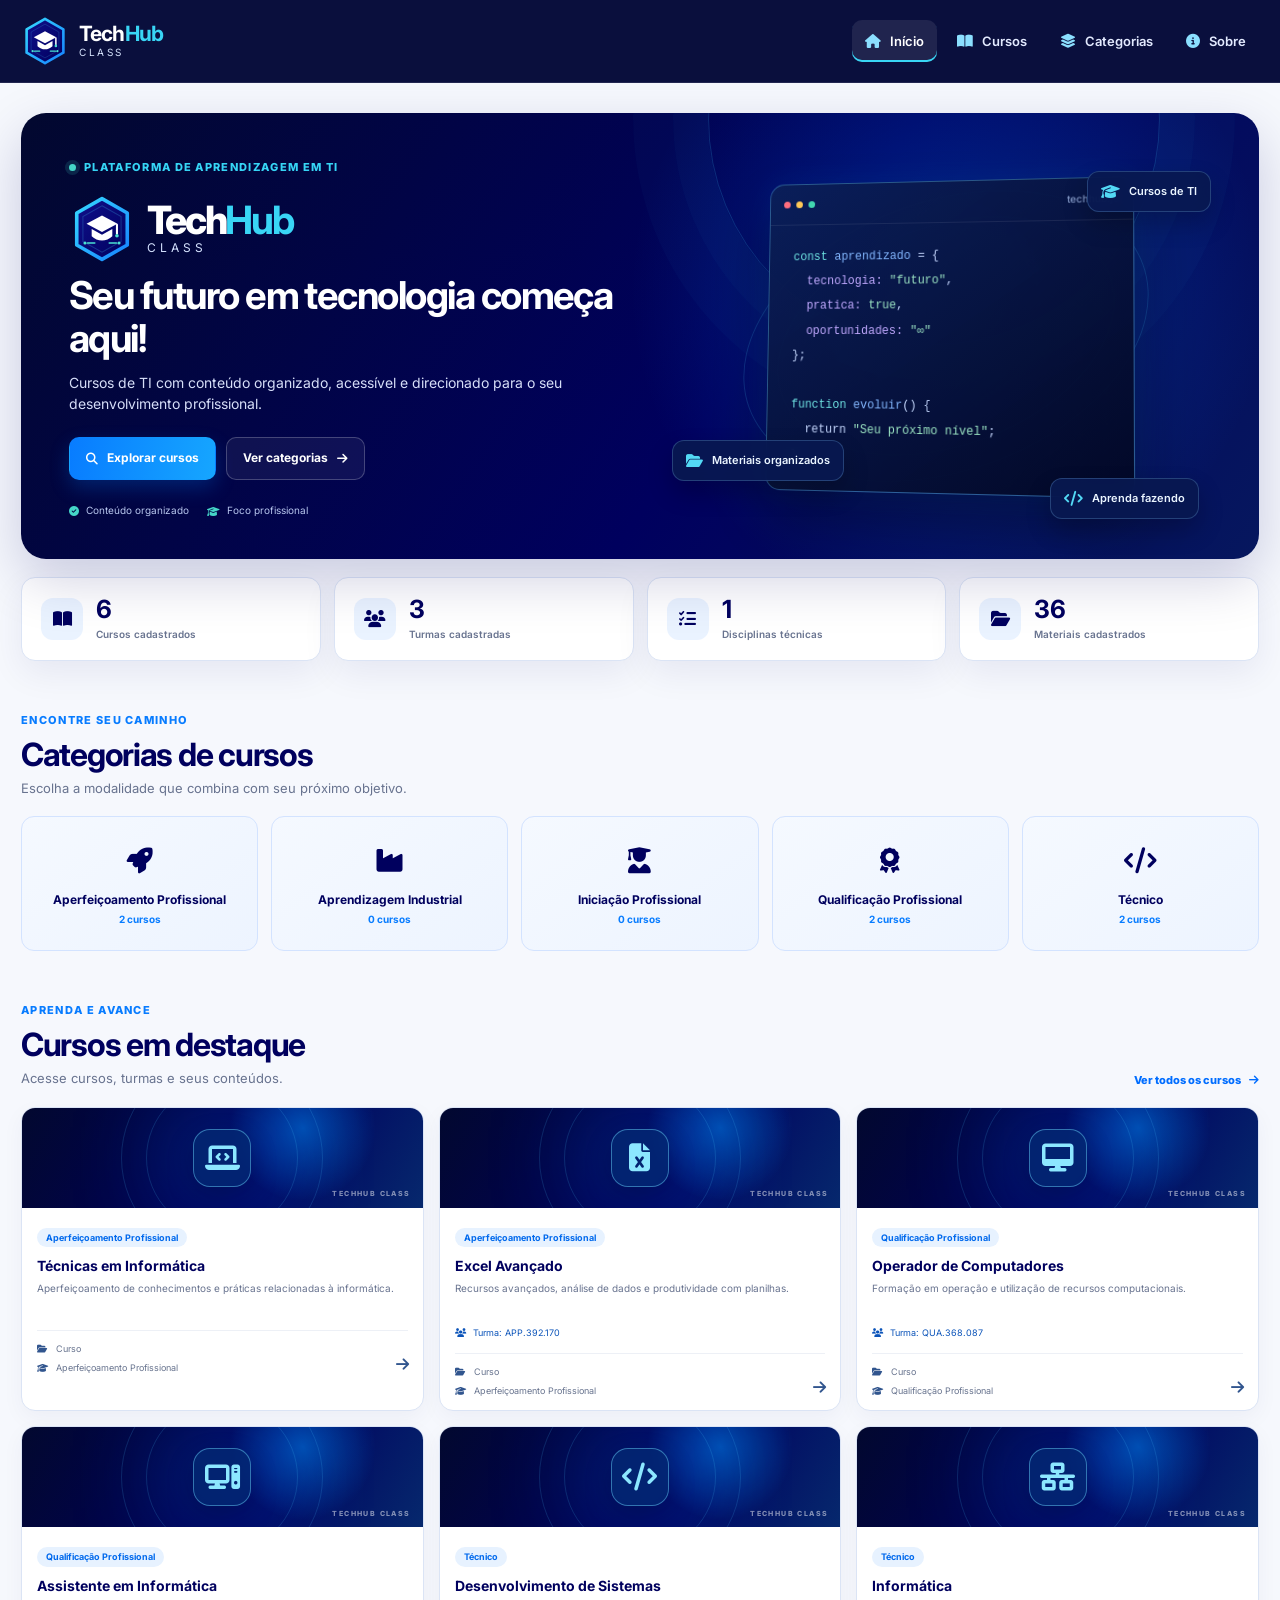
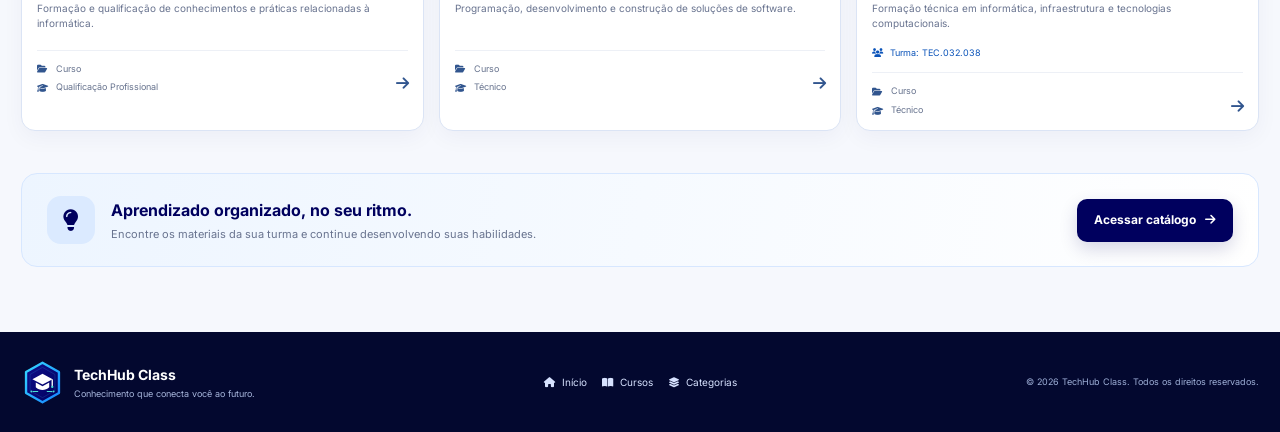
<file: index.html>
<!doctype html>
<html lang="pt-BR">
<head>
  <meta charset="utf-8">
  <meta name="viewport" content="width=device-width, initial-scale=1">
  <meta name="description" content="TechHub Class — cursos de TI com materiais organizados por curso, turma e disciplina.">
  <meta name="theme-color" content="#00005e">
  <title>TechHub Class | Aprenda tecnologia</title>
  <link rel="icon" href="./assets/logo.svg" type="image/svg+xml">
  <link rel="preconnect" href="https://fonts.googleapis.com">
  <link rel="preconnect" href="https://fonts.gstatic.com" crossorigin>
  <link href="https://fonts.googleapis.com/css2?family=Inter:wght@400;500;600;700;800&display=swap" rel="stylesheet">
  <link rel="stylesheet" href="https://cdnjs.cloudflare.com/ajax/libs/font-awesome/6.7.2/css/all.min.css">
  <link rel="stylesheet" href="./assets/style.css">
</head>
<body>
  <div class="app-shell">
    <header class="site-header">
      <div class="container header-inner">
        <a class="brand" href="#/" aria-label="TechHub Class — página inicial">
          <img class="brand-logo" src="./assets/logo.svg" alt="">
          <span class="brand-wordmark"><strong>Tech<span>Hub</span></strong><small>CLASS</small></span>
        </a>
        <button class="mobile-menu" type="button" aria-label="Abrir menu" aria-expanded="false"><i class="fa-solid fa-bars" aria-hidden="true"></i></button>
        <nav class="main-nav" aria-label="Navegação principal">
          <a href="#/"><i class="fa-solid fa-house" aria-hidden="true"></i> Início</a>
          <a href="#/cursos"><i class="fa-solid fa-book-open" aria-hidden="true"></i> Cursos</a>
          <a href="#/categorias"><i class="fa-solid fa-layer-group" aria-hidden="true"></i> Categorias</a>
          <a href="#/sobre"><i class="fa-solid fa-circle-info" aria-hidden="true"></i> Sobre</a>
        </nav>
      </div>
    </header>
    <main id="main-content" class="container page-content" tabindex="-1">
      <div class="loading-state"><i class="fa-solid fa-circle-notch fa-spin" aria-hidden="true"></i><span>Carregando TechHub Class...</span></div>
    </main>
    <footer class="site-footer">
      <div class="container footer-inner">
        <div class="footer-brand">
          <img src="./assets/logo.svg" alt="" class="footer-logo">
          <div><strong>TechHub Class</strong><p>Conhecimento que conecta você ao futuro.</p></div>
        </div>
        <nav class="footer-nav" aria-label="Navegação do rodapé">
          <a href="#/"><i class="fa-solid fa-house" aria-hidden="true"></i> Início</a>
          <a href="#/cursos"><i class="fa-solid fa-book-open" aria-hidden="true"></i> Cursos</a>
          <a href="#/categorias"><i class="fa-solid fa-layer-group" aria-hidden="true"></i> Categorias</a>
        </nav>
        <div class="footer-copy">© <span id="footer-year"></span> TechHub Class. Todos os direitos reservados.</div>
      </div>
    </footer>
  </div>
  <div id="toast" class="toast" role="status" aria-live="polite"></div>
  <script type="module" src="./assets/app.js"></script>
</body>
</html>
</file>
<file: assets/style.css>
:root {
  --navy: #00005e;
  --navy-2: #070b45;
  --blue: #087cff;
  --cyan: #39d5f5;
  --mint: #45d6c8;

  --ink: #111936;
  --muted: #68738f;

  --line: #dbe4f5;
  --line-soft: #edf1f7;

  --paper: #fff;
  --bg: #f6f8fd;
  --soft: #eef4ff;

  --radius: 18px;
  --radius-small: 12px;

  --shadow: 0 12px 35px rgba(0, 20, 94, .07);

  --container: 1240px;
}


/* =========================================================
   RESET / BASE
   ========================================================= */

* {
  box-sizing: border-box;
}

html {
  scroll-behavior: smooth;
}

body {
  margin: 0;
  background: var(--bg);
  color: var(--ink);
  font-family: Inter, system-ui, -apple-system, "Segoe UI", sans-serif;
  line-height: 1.55;
}

a {
  color: inherit;
  text-decoration: none;
}

button,
input {
  font: inherit;
}

button {
  cursor: pointer;
}

img {
  max-width: 100%;
}

code {
  padding: 2px 5px;
  border-radius: 5px;
  background: #edf2fb;
  color: var(--navy);
  font-family: ui-monospace, SFMono-Regular, Consolas, monospace;
  font-size: .9em;
}


/* =========================================================
   CONTAINER
   ========================================================= */

.container {
  width: min(calc(100% - 42px), var(--container));
  margin-inline: auto;
}


/* =========================================================
   HEADER
   ========================================================= */

.site-header {
  position: sticky;
  top: 0;
  z-index: 20;

  background: rgba(3, 8, 55, .97);
  backdrop-filter: blur(15px);

  border-bottom: 1px solid rgba(255, 255, 255, .1);

  color: white;
}

.header-inner {
  min-height: 82px;

  display: flex;
  align-items: center;
  justify-content: space-between;

  gap: 28px;
}


/* =========================================================
   BRAND
   ========================================================= */

.brand {
  display: flex;
  align-items: center;

  gap: 10px;

  flex-shrink: 0;
}

.brand-logo {
  width: 48px;
  height: 48px;
}

.brand-wordmark strong {
  display: block;

  color: white;

  font-size: 21px;
  line-height: 1.1;
  letter-spacing: -.04em;
}

.brand-wordmark strong span {
  color: var(--cyan);
}

.brand-wordmark small {
  display: block;

  color: #d9e6ff;

  font-size: 10px;
  letter-spacing: .25em;
}


/* =========================================================
   NAVIGATION
   ========================================================= */

.main-nav {
  display: flex;
  align-items: center;

  gap: 7px;
}

.main-nav a {
  display: flex;
  align-items: center;

  gap: 9px;

  padding: 11px 13px;

  border-radius: 10px;

  color: #e3eaff;

  font-size: 13px;
  font-weight: 600;

  transition:
    .2s background,
    .2s color,
    .2s transform;
}

.main-nav a i {
  color: #8bdfff;
  font-size: 14px;
}

.main-nav a:hover,
.main-nav a.active {
  background: rgba(255, 255, 255, .09);
  color: white;
}

.main-nav a.active {
  box-shadow: inset 0 -2px var(--cyan);
}

.mobile-menu {
  display: none;

  border: 0;
  background: transparent;

  color: white;

  font-size: 23px;
}


/* =========================================================
   PAGE
   ========================================================= */

.page-content {
  min-height: calc(100vh - 190px);

  padding-block: 30px 65px;
}


/* =========================================================
   HERO
   ========================================================= */

.hero {
  position: relative;
  isolation: isolate;
  overflow: hidden;

  display: grid;
  grid-template-columns: 1.05fr .95fr;

  gap: 25px;

  min-height: 410px;

  padding: 40px 48px;

  border-radius: 25px;

  color: #fff;

  background:
    radial-gradient(
      circle at 75% 40%,
      rgba(0, 124, 255, .3),
      transparent 33%
    ),
    linear-gradient(
      125deg,
      #02082f 0%,
      #00005e 58%,
      #06175e 100%
    );

  box-shadow:
    0 20px 55px rgba(0, 0, 94, .19);
}

.hero::before {
  content: "";

  position: absolute;
  z-index: -1;

  width: 450px;
  height: 450px;

  right: 8%;
  top: -220px;

  border: 1px solid rgba(65, 208, 255, .18);

  border-radius: 50%;

  box-shadow:
    0 0 0 35px rgba(65, 208, 255, .025),
    0 0 0 75px rgba(65, 208, 255, .025);
}

.hero-copy {
  position: relative;
  z-index: 2;

  align-self: center;
}


/* =========================================================
   EYEBROW
   ========================================================= */

.eyebrow {
  display: inline-flex;
  align-items: center;

  gap: 8px;

  color: #36d5f5;

  font-size: 11px;
  font-weight: 800;

  letter-spacing: .12em;
  text-transform: uppercase;
}

.eyebrow-dark {
  color: var(--blue);
}

.eyebrow-dot {
  width: 7px;
  height: 7px;

  border-radius: 50%;

  background: var(--mint);

  box-shadow:
    0 0 0 4px rgba(69, 214, 200, .15);
}


/* =========================================================
   HERO BRAND
   ========================================================= */

.hero-brand {
  display: flex;
  align-items: center;

  gap: 12px;

  margin: 18px 0 7px;
}

.hero-brand img {
  width: 66px;
  height: 66px;
}

.hero-brand span {
  display: block;

  font-size: 39px;
  font-weight: 800;

  letter-spacing: -.055em;
  line-height: 1;
}

.hero-brand span strong {
  color: var(--cyan);
}

.hero-brand small {
  display: block;

  color: #d5e2ff;

  font-size: 12px;
  letter-spacing: .34em;
}


/* =========================================================
   HERO TEXT
   ========================================================= */

.hero h1 {
  max-width: 580px;

  margin: 12px 0;

  font-size: clamp(29px, 3vw, 40px);
  line-height: 1.12;

  letter-spacing: -.04em;
}

.hero-copy > p {
  max-width: 540px;

  margin: 0;

  color: #d6def8;

  font-size: 14px;
}


/* =========================================================
   HERO ACTIONS
   ========================================================= */

.hero-actions {
  display: flex;
  flex-wrap: wrap;

  gap: 10px;

  margin-top: 22px;
}

.hero-trust {
  display: flex;
  flex-wrap: wrap;

  gap: 18px;

  margin-top: 23px;

  color: #b8c7ef;

  font-size: 10px;
}

.hero-trust span {
  display: flex;
  align-items: center;

  gap: 7px;
}

.hero-trust i {
  color: var(--mint);
}


/* =========================================================
   BUTTONS
   ========================================================= */

.btn {
  display: inline-flex;
  justify-content: center;
  align-items: center;

  gap: 9px;

  min-height: 43px;

  padding: 0 16px;

  border: 1px solid transparent;
  border-radius: 10px;

  font-size: 12px;
  font-weight: 700;

  transition:
    transform .18s,
    background .18s,
    border-color .18s;

  white-space: nowrap;
}

.btn:hover {
  transform: translateY(-2px);
}

.btn-primary {
  background: var(--navy);
  color: white;

  box-shadow:
    0 7px 18px rgba(0, 0, 94, .16);
}

.btn-primary:hover {
  background: #10108c;
}

.btn-bright {
  background:
    linear-gradient(
      100deg,
      #087cff,
      #16a6ff
    );

  color: #fff;

  box-shadow:
    0 8px 20px rgba(0, 124, 255, .24);
}

.btn-glass {
  border-color: rgba(255, 255, 255, .22);

  background: rgba(255, 255, 255, .06);

  color: #fff;
}

.btn-outline {
  border-color: var(--line);

  background: #fff;

  color: var(--navy);
}

.btn-outline:hover {
  border-color: #b8cce9;
  background: #f8fbff;
}

.btn-small {
  min-height: 35px;

  padding-inline: 12px;

  font-size: 11px;
}

.btn-block {
  width: 100%;

  margin-top: 18px;
}


/* =========================================================
   HERO VISUAL
   ========================================================= */

.hero-visual {
  position: relative;

  min-height: 315px;

  display: grid;
  place-items: center;
}

.visual-orbit {
  position: absolute;

  border: 1px solid rgba(68, 203, 255, .18);

  border-radius: 50%;

  transform: rotate(-20deg);
}

.orbit-one {
  width: 350px;
  height: 220px;
}

.orbit-two {
  width: 420px;
  height: 270px;
}


/* =========================================================
   CODE WINDOW
   ========================================================= */

.code-window {
  position: relative;

  width: min(100%, 370px);

  padding: 0 0 22px;

  border: 1px solid rgba(93, 190, 255, .42);
  border-radius: 15px;

  background:
    linear-gradient(
      145deg,
      rgba(10, 30, 88, .96),
      rgba(1, 7, 37, .98)
    );

  box-shadow:
    0 28px 60px rgba(0, 0, 0, .4),
    0 0 35px rgba(0, 124, 255, .12);

  transform:
    perspective(900px)
    rotateY(-8deg)
    rotateX(3deg);
}

.window-top {
  height: 42px;

  display: flex;
  align-items: center;

  gap: 6px;

  padding: 0 14px;

  border-bottom: 1px solid rgba(255, 255, 255, .08);

  color: #859bc9;
}

.window-top span {
  width: 7px;
  height: 7px;

  border-radius: 50%;

  background: #ff6d7e;
}

.window-top span:nth-child(2) {
  background: #ffc857;
}

.window-top span:nth-child(3) {
  background: #42d6b0;
}

.window-top b {
  margin-left: auto;

  font-size: 10px;
  font-weight: 500;
}

.code-lines {
  padding: 21px 25px 0;

  color: #c6d8ff;

  font:
    12px/2.1
    ui-monospace,
    SFMono-Regular,
    Consolas,
    monospace;
}

.code-lines i {
  color: #6fe4e4;
  font-style: normal;
}

.code-lines b {
  color: #83b7ff;
  font-weight: 500;
}

.code-lines em {
  color: #c1a9ff;
  font-style: normal;
}

.code-lines strong {
  color: #9de7c5;
  font-weight: 500;
}


/* =========================================================
   FLOATING CHIPS
   ========================================================= */

.float-chip {
  position: absolute;

  display: flex;
  align-items: center;

  gap: 9px;

  padding: 11px 13px;

  border: 1px solid rgba(134, 203, 255, .23);
  border-radius: 12px;

  background: rgba(8, 25, 81, .91);

  color: #eaf5ff;

  box-shadow:
    0 12px 24px rgba(0, 0, 0, .22);

  font-size: 11px;
  font-weight: 600;

  backdrop-filter: blur(10px);
}

.float-chip i {
  color: #53d9f5;
  font-size: 15px;
}

.chip-course {
  top: 18px;
  right: 0;
}

.chip-files {
  bottom: 38px;
  left: -8px;
}

.chip-code {
  right: 12px;
  bottom: 0;
}


/* =========================================================
   STATS
   ========================================================= */

.stats {
  display: grid;

  grid-template-columns:
    repeat(4, 1fr);

  gap: 13px;

  margin-top: 18px;
}

.stat {
  display: flex;
  align-items: center;

  gap: 13px;

  padding: 17px 19px;

  border: 1px solid var(--line);
  border-radius: 14px;

  background: #fff;

  box-shadow: var(--shadow);
}

.stat-icon {
  display: grid;
  place-items: center;

  width: 42px;
  height: 42px;

  flex-shrink: 0;

  border-radius: 12px;

  background: #eaf3ff;
  color: var(--navy);

  font-size: 17px;
}

.stat strong {
  display: block;

  color: var(--navy);

  font-size: 25px;
  line-height: 1.15;
}

.stat small {
  display: block;

  margin-top: 4px;

  color: var(--muted);

  font-size: 10px;
  font-weight: 600;
}


/* =========================================================
   SECTIONS
   ========================================================= */

.section {
  margin-top: 45px;
}

.section-heading {
  margin-bottom: 18px;
}

.section-heading h2,
.page-heading h1 {
  margin: 5px 0 4px;

  color: var(--navy);

  font-size: clamp(25px, 3vw, 32px);
  line-height: 1.2;

  letter-spacing: -.04em;
}

.section-heading p,
.page-heading p {
  margin: 0;

  color: var(--muted);

  font-size: 13px;
}

.heading-row {
  display: flex;
  align-items: end;
  justify-content: space-between;

  gap: 18px;
}

.text-link {
  display: inline-flex;
  align-items: center;

  gap: 8px;

  color: #006dff;

  font-size: 11px;
  font-weight: 800;
}

.text-link:hover {
  color: var(--navy);
}


/* =========================================================
   CATEGORIES
   ========================================================= */

.category-grid {
  display: grid;

  grid-template-columns:
    repeat(5, minmax(0, 1fr));

  gap: 13px;
}

.category-card {
  display: flex;
  flex-direction: column;
  align-items: center;
  justify-content: center;

  min-height: 135px;

  padding: 19px 12px;

  border: 1px solid #d3e3ff;
  border-radius: 13px;

  background:
    linear-gradient(
      145deg,
      #f5f9ff,
      #edf4ff
    );

  text-align: center;

  transition: .2s;
}

.category-card:hover {
  transform: translateY(-3px);

  border-color: #7cb6ff;

  box-shadow:
    0 13px 26px rgba(0, 75, 180, .09);
}

.category-icon {
  display: grid;
  place-items: center;

  width: 43px;
  height: 43px;

  color: var(--navy);

  font-size: 26px;
}

.category-card h3 {
  max-width: 180px;

  margin: 9px 0 4px;

  color: var(--navy);

  font-size: 12px;
  line-height: 1.35;
}

.category-count {
  color: #087cff;

  font-size: 10px;
  font-weight: 700;
}


/* =========================================================
   COURSE GRID / CARDS
   ========================================================= */

.course-grid {
  display: grid;

  grid-template-columns:
    repeat(3, minmax(0, 1fr));

  gap: 15px;
}

.course-card {
  min-width: 0;

  overflow: hidden;

  border: 1px solid var(--line);
  border-radius: 14px;

  background: #fff;

  box-shadow:
    0 7px 22px rgba(0, 25, 94, .045);

  transition: .2s;
}

.course-card:hover {
  transform: translateY(-3px);

  box-shadow:
    0 15px 34px rgba(0, 25, 94, .11);
}

.course-card-link {
  display: block;
  height: 100%;
}


/* =========================================================
   COURSE CARD ART
   ========================================================= */

.course-card-art {
  position: relative;

  display: grid;
  place-items: center;

  min-height: 100px;

  overflow: hidden;

  background:
    radial-gradient(
      circle at 70% 20%,
      rgba(0, 146, 255, .5),
      transparent 25%
    ),
    linear-gradient(
      120deg,
      #02082f,
      #00005e 58%,
      #06286d
    );
}

.course-card-art::before,
.course-card-art::after {
  content: "";

  position: absolute;

  width: 200px;
  height: 200px;

  border: 1px solid rgba(78, 202, 255, .16);

  border-radius: 50%;
}

.course-card-art::after {
  width: 150px;
  height: 150px;
}

.art-glow {
  position: absolute;

  width: 110px;
  height: 80px;

  background: #0985ff;

  filter: blur(50px);

  opacity: .35;
}

.course-art-icon {
  position: relative;
  z-index: 1;

  display: grid;
  place-items: center;

  width: 58px;
  height: 58px;

  border: 1px solid rgba(110, 218, 255, .45);
  border-radius: 17px;

  background: rgba(3, 40, 114, .78);

  color: #8ce7ff;

  font-size: 28px;

  box-shadow:
    0 10px 28px rgba(0, 0, 0, .2);
}

.art-label {
  position: absolute;

  right: 12px;
  bottom: 8px;

  color: rgba(255, 255, 255, .5);

  font-size: 7px;
  letter-spacing: .2em;
  font-weight: 800;
}


/* =========================================================
   COURSE CARD CONTENT
   ========================================================= */

.course-card-content {
  position: relative;

  padding: 15px 15px 13px;
}

.badge {
  display: inline-flex;
  align-items: center;

  gap: 5px;

  padding: 5px 9px;

  border-radius: 999px;

  background: #edf1f8;
  color: #596783;

  font-size: 9px;
  font-weight: 700;

  line-height: 1.1;
}

.badge-blue {
  background: #e7f2ff;
  color: #0069ed;
}

.badge-muted {
  background: #f0f1f5;
  color: #70788c;
}

.course-card h3 {
  margin: 10px 0 5px;

  color: var(--navy);

  font-size: 14px;
  line-height: 1.3;
}

.course-card p {
  min-height: 36px;

  margin: 0;

  color: var(--muted);

  font-size: 10px;
  line-height: 1.55;
}

.class-hint {
  display: flex;
  align-items: center;

  gap: 7px;

  margin-top: 9px;

  color: #0a53b9;

  font-size: 9px;
}

.course-card-bottom {
  position: relative;

  display: grid;

  gap: 5px;

  margin-top: 13px;
  padding-top: 11px;

  border-top: 1px solid #edf0f6;

  color: #67738e;

  font-size: 9px;
}

.course-card-bottom span {
  display: flex;
  align-items: center;

  gap: 7px;
}

.course-card-bottom i {
  width: 12px;

  color: #31558e;
}

.course-card-bottom b {
  position: absolute;

  right: 0;
  top: 50%;

  color: #007bff;

  font-size: 15px;
}


/* =========================================================
   CTA
   ========================================================= */

.cta-strip {
  display: flex;
  align-items: center;

  gap: 16px;

  margin-top: 42px;

  padding: 22px 25px;

  border: 1px solid #d7e7ff;
  border-radius: 16px;

  background:
    linear-gradient(
      100deg,
      #edf5ff,
      #fff
    );
}

.cta-icon,
.about-icon {
  display: grid;
  place-items: center;

  width: 48px;
  height: 48px;

  flex-shrink: 0;

  border-radius: 14px;

  background: #dbeaff;
  color: var(--navy);

  font-size: 21px;
}

.cta-strip div:nth-child(2) {
  flex: 1;
}

.cta-strip h2 {
  margin: 0;

  color: var(--navy);

  font-size: 16px;
}

.cta-strip p {
  margin: 3px 0 0;

  color: var(--muted);

  font-size: 11px;
}


/* =========================================================
   BREADCRUMBS
   ========================================================= */

.breadcrumbs {
  display: flex;
  flex-wrap: wrap;

  gap: 7px;

  margin: 2px 0 23px;

  color: #7b849a;

  font-size: 11px;
}

.breadcrumbs a {
  color: #006eea;
  font-weight: 700;
}

.breadcrumbs span::before {
  content: "/";

  margin-right: 7px;

  color: #b6bed0;
}


/* =========================================================
   PAGE HEADING
   ========================================================= */

.page-heading {
  margin-bottom: 25px;
}

.page-heading h1 {
  margin: 8px 0;

  font-size: clamp(30px, 4vw, 39px);
}

.page-heading p {
  max-width: 740px;

  font-size: 13px;
  line-height: 1.7;
}


/* =========================================================
   SEARCH
   ========================================================= */

.search-panel {
  display: flex;
  align-items: center;

  gap: 15px;

  margin-bottom: 20px;
}

.search-field {
  display: flex;
  align-items: center;

  gap: 12px;

  flex: 1;

  min-height: 50px;

  padding: 0 15px;

  border: 1px solid var(--line);
  border-radius: 12px;

  background: #fff;

  box-shadow: var(--shadow);

  color: #7a86a2;
}

.search-field input {
  width: 100%;

  border: 0;
  outline: 0;

  color: var(--ink);

  background: transparent;

  font-size: 12px;
}

.search-field kbd {
  padding: 3px 7px;

  border: 1px solid var(--line);
  border-radius: 5px;

  font-size: 12px;
}

.results-count {
  color: var(--muted);

  font-size: 11px;

  white-space: nowrap;
}

.section-grid {
  margin-top: 10px;
}

.full-width {
  grid-column: 1 / -1;
}


/* =========================================================
   DETAIL HERO
   ========================================================= */

.detail-hero {
  display: flex;
  align-items: center;

  gap: 22px;

  padding: 27px;

  border: 1px solid var(--line);
  border-radius: 20px;

  background: #fff;

  box-shadow: var(--shadow);
}

.detail-icon {
  display: grid;
  place-items: center;

  width: 90px;
  height: 90px;

  flex-shrink: 0;

  border-radius: 20px;

  background:
    linear-gradient(
      145deg,
      #08086d,
      #087cff
    );

  color: #fff;

  font-size: 36px;
}

.detail-copy h1 {
  margin: 8px 0;

  color: var(--navy);

  font-size: clamp(27px, 3vw, 35px);
  line-height: 1.15;

  letter-spacing: -.04em;
}

.detail-copy p {
  margin: 0;

  color: var(--muted);

  font-size: 13px;
}

.detail-meta {
  display: flex;
  flex-wrap: wrap;

  gap: 16px;

  margin-top: 14px;

  color: #596783;

  font-size: 10px;
}

.detail-meta span {
  display: flex;
  align-items: center;

  gap: 6px;
}

.detail-meta i {
  color: #087cff;
}


/* =========================================================
   DATA LIST
   ========================================================= */

.data-list {
  overflow: hidden;

  border: 1px solid var(--line);
  border-radius: 14px;

  background: #fff;
}

.data-row {
  display: flex;
  align-items: center;

  gap: 14px;

  padding: 17px 18px;

  border-bottom: 1px solid #edf0f7;
}

.data-row:last-child {
  border-bottom: 0;
}

.row-icon {
  display: grid;
  place-items: center;

  width: 43px;
  height: 43px;

  flex-shrink: 0;

  border-radius: 12px;

  background: #eaf3ff;
  color: var(--navy);

  font-size: 17px;
}

.row-copy {
    flex: 1;
  min-width: 0;
}

.row-copy h3 {
  margin: 0;

  color: var(--navy);

  font-size: 13px;
}

.row-copy p {
  margin: 4px 0 0;

  color: var(--muted);

  font-size: 10px;
  line-height: 1.5;
}

.row-end {
  display: flex;
  align-items: center;

  gap: 10px;

  flex-shrink: 0;
}


/* =========================================================
   DETAIL LAYOUT
   ========================================================= */

.detail-layout {
  display: grid;

  grid-template-columns:
    minmax(0, 1fr)
    270px;

  gap: 18px;
}

.content-panel {
  min-width: 0;

  padding: 22px;

  border: 1px solid var(--line);
  border-radius: 16px;

  background: #fff;

  box-shadow: var(--shadow);
}

.panel-heading {
  margin-bottom: 17px;
}

.panel-heading h2,
.side-panel h2 {
  margin: 0;

  color: var(--navy);

  font-size: 18px;
}

.panel-heading p {
  margin: 4px 0 0;

  color: var(--muted);

  font-size: 11px;
}

.side-panel h2 {
  margin-bottom: 16px;
}


/* =========================================================
   DETAIL FACTS
   ========================================================= */

.detail-fact {
  display: flex;
  flex-direction: column;

  gap: 4px;

  padding: 12px 0;

  border-bottom: 1px solid #edf0f6;
}

.detail-fact span {
  color: var(--muted);

  font-size: 10px;
}

.detail-fact strong {
  color: var(--ink);

  font-size: 11px;

  overflow-wrap: anywhere;
}

.status-dot {
  color: #15a875;

  font-size: 8px;
}


/* =========================================================
   MATERIAIS
   ========================================================= */

/*
 * Lista interna de arquivos.
 *
 * Agora ela fica dentro de:
 *
 * .material-groups
 *   .material-group
 *     .material-group-content
 *       .materials-list
 */

.materials-list {
  overflow: hidden;

  border: 1px solid var(--line);
  border-radius: 14px;

  background: #fff;
}

.material-row {
  display: flex;
  align-items: center;

  gap: 14px;

  padding: 15px;

  border-bottom: 1px solid #edf0f7;
}

.material-row:last-child {
  border-bottom: 0;
}

.material-type {
  display: grid;
  place-items: center;

  width: 43px;
  height: 43px;

  flex-shrink: 0;

  border-radius: 12px;

  background: #edf0ff;
  color: #15158a;

  font-size: 17px;
}

.material-copy {
  flex: 1;
  min-width: 0;
}

.material-copy h3 {
  margin: 0;

  color: var(--navy);

  font-size: 13px;
}

.material-copy p {
  margin: 4px 0 0;

  color: var(--muted);

  font-size: 10px;
  line-height: 1.5;
}

.material-action {
  flex-shrink: 0;
}


/* =========================================================
   GRUPOS DE MATERIAIS
   ========================================================= */

.material-groups {
  display: flex;
  flex-direction: column;

  gap: 16px;
}


/* ---------------------------------------------------------
   Container individual do grupo
   --------------------------------------------------------- */

.material-group {
  overflow: hidden;

  border: 1px solid #d7e3f5;
  border-radius: 15px;

  background: #fff;

  box-shadow:
    0 6px 18px rgba(0, 25, 94, .045);

  transition:
    border-color .2s,
    box-shadow .2s;
}

.material-group:hover {
  border-color: #c4d7f0;

  box-shadow:
    0 9px 24px rgba(0, 25, 94, .065);
}


/* ---------------------------------------------------------
   Cabeçalho do grupo
   --------------------------------------------------------- */

.material-group-header {
  display: flex;
  align-items: center;

  gap: 13px;

  min-height: 70px;

  padding: 14px 17px;

  border-bottom: 1px solid #e5ebf5;

  background:
    linear-gradient(
      135deg,
      #f4f8ff 0%,
      #edf4ff 100%
    );
}


/* ---------------------------------------------------------
   Ícone do grupo
   --------------------------------------------------------- */

.material-group-icon {
  display: grid;
  place-items: center;

  width: 42px;
  height: 42px;

  flex-shrink: 0;

  border: 1px solid #cfe0fb;
  border-radius: 12px;

  background: #e4efff;

  color: var(--navy);

  font-size: 17px;
}


/* ---------------------------------------------------------
   Informações do grupo
   --------------------------------------------------------- */

.material-group-copy {
  min-width: 0;

  flex: 1;
}

.material-group-copy h3 {
  margin: 0;

  color: var(--navy);

  font-size: 14px;
  line-height: 1.3;

  font-weight: 800;
}

.material-group-copy p {
  margin: 3px 0 0;

  color: var(--muted);

  font-size: 10px;
  line-height: 1.5;
}


/* ---------------------------------------------------------
   Contador
   --------------------------------------------------------- */

.material-group-count {
  display: inline-flex;
  align-items: center;
  justify-content: center;

  min-height: 25px;

  padding: 0 9px;

  border: 1px solid #cfe0fb;
  border-radius: 999px;

  background: #fff;

  color: #1764b5;

  font-size: 9px;
  font-weight: 800;

  white-space: nowrap;
}


/* ---------------------------------------------------------
   Conteúdo do grupo
   --------------------------------------------------------- */

.material-group-content {
  padding: 10px;

  background: #fff;
}


/*
 * A lista de materiais já está dentro
 * de um container maior.
 *
 * Portanto retiramos a borda externa
 * da lista interna.
 */

.material-group-content .materials-list {
  overflow: hidden;

  border: 0;
  border-radius: 10px;

  box-shadow: none;
}


/* ---------------------------------------------------------
   Linha de material dentro do grupo
   --------------------------------------------------------- */

.material-group-content .material-row {
  padding: 12px 9px;

  border-bottom: 1px solid #edf1f7;
}

.material-group-content .material-row:last-child {
  border-bottom: 0;
}


/* ---------------------------------------------------------
   Estado vazio do grupo
   --------------------------------------------------------- */

.group-empty {
  display: flex;
  align-items: center;
  justify-content: center;

  gap: 8px;

  min-height: 58px;

  padding: 12px;

  border: 1px dashed #d2dceb;
  border-radius: 10px;

  background: #f9fbff;

  color: #7a879f;

  font-size: 10px;

  text-align: center;
}

.group-empty i {
  color: #9aabc5;

  font-size: 14px;
}


/* =========================================================
   EMPTY STATES
   ========================================================= */

.empty {
  padding: 40px 20px;

  border: 1px dashed #c6d3e9;
  border-radius: 15px;

  background: rgba(255, 255, 255, .7);

  text-align: center;
}

.empty.compact {
  padding: 28px 18px;

  border: 0;

  background: #f8faff;
}

.empty-icon {
  display: grid;
  place-items: center;

  width: 49px;
  height: 49px;

  margin: 0 auto 12px;

  border-radius: 15px;

  background: #e9f2ff;
  color: #075bd1;

  font-size: 20px;
}

.empty h2,
.empty h3 {
  margin: 0 0 6px;

  color: var(--navy);

  font-size: 17px;
}

.empty p {
  margin: 0;

  color: var(--muted);

  font-size: 12px;
}

.error-box {
  margin-top: 30px;
}


/* =========================================================
   ABOUT
   ========================================================= */

.about-grid {
  display: grid;

  grid-template-columns:
    repeat(2, minmax(0, 1fr));

  gap: 16px;
}

.about-grid .content-panel h2 {
  margin: 15px 0 7px;

  color: var(--navy);

  font-size: 18px;
}

.about-grid .content-panel p {
  margin: 0;

  color: var(--muted);

  font-size: 12px;
  line-height: 1.8;
}


/* =========================================================
   NOTE BOX
   ========================================================= */

.note-box {
  display: flex;
  align-items: flex-start;

  gap: 12px;

  margin-top: 18px;

  padding: 16px;

  border: 1px solid #bdeee8;
  border-radius: 12px;

  background: #eafbf8;

  color: #315f5c;

  font-size: 12px;
}

.note-box > i {
  margin-top: 2px;

  color: #0a9b8d;
}


/* =========================================================
   NOT FOUND
   ========================================================= */

.not-found {
  padding: 65px 20px;

  text-align: center;
}

.not-found-symbol {
  display: grid;
  place-items: center;

  width: 75px;
  height: 75px;

  margin: 0 auto 20px;

  border-radius: 23px;

  background: #e8f1ff;
  color: var(--navy);

  font-size: 30px;
}

.not-found h1 {
  margin: 9px 0;

  color: var(--navy);

  font-size: 32px;
}

.not-found p {
  margin: 0 auto 22px;

  color: var(--muted);

  font-size: 13px;
}


/* =========================================================
   LOADING
   ========================================================= */

.loading-state {
  display: flex;
  align-items: center;
  justify-content: center;

  gap: 12px;

  min-height: 300px;

  color: var(--muted);

  font-size: 13px;
}

.loading-state i {
  color: #087cff;

  font-size: 22px;
}


/* =========================================================
   FOOTER
   ========================================================= */

.site-footer {
  background: #03082f;

  color: #c9d5f6;
}

.footer-inner {
  display: flex;
  align-items: center;
  justify-content: space-between;

  gap: 22px;

  min-height: 100px;

  padding-block: 18px;
}

.footer-brand {
  display: flex;
  align-items: center;

  gap: 10px;
}

.footer-logo {
  width: 43px;
  height: 43px;
}

.footer-brand strong {
  display: block;

  color: #fff;

  font-size: 14px;
}

.footer-brand p {
  margin: 2px 0 0;

  color: #a7b6dc;

  font-size: 9px;
}

.footer-nav {
  display: flex;

  gap: 15px;
}

.footer-nav a {
  display: flex;
  align-items: center;

  gap: 7px;

  color: #d7e2ff;

  font-size: 10px;
}

.footer-nav a:hover {
  color: var(--cyan);
}

.footer-copy {
  color: #9eafd7;

  font-size: 9px;
}


/* =========================================================
   TOAST
   ========================================================= */

.toast {
  position: fixed;

  left: 50%;
  bottom: 22px;

  z-index: 40;

  transform:
    translate(-50%, 15px);

  padding: 11px 15px;

  border-radius: 10px;

  background: #141a38;

  color: #fff;

  opacity: 0;

  pointer-events: none;

  transition: .2s;

  font-size: 12px;
}

.toast.show {
  opacity: 1;

  transform:
    translate(-50%, 0);
}
/* =========================================================
   RESPONSIVIDADE — TABLETS
   ========================================================= */

@media (max-width: 1000px) {

  .hero {
    padding: 34px 30px;
  }

  .hero-visual {
    transform: scale(.9);
  }

  .category-grid {
    grid-template-columns:
      repeat(3, minmax(0, 1fr));
  }

  .course-grid {
    grid-template-columns:
      repeat(2, minmax(0, 1fr));
  }

  .main-nav a {
    padding-inline: 9px;
  }

  .detail-layout {
    grid-template-columns:
      minmax(0, 1fr)
      230px;
  }

}


/* =========================================================
   RESPONSIVIDADE — MOBILE
   ========================================================= */

@media (max-width: 720px) {

  .container {
    width:
      min(
        calc(100% - 28px),
        var(--container)
      );
  }


  /* Header */

  .header-inner {
    min-height: 70px;
  }

  .brand-logo {
    width: 41px;
    height: 41px;
  }

  .brand-wordmark strong {
    font-size: 18px;
  }

  .mobile-menu {
    display: block;
  }


  /* Mobile navigation */

  .main-nav {
    display: none;

    position: absolute;

    top: 69px;
    left: 14px;
    right: 14px;

    flex-direction: column;
    align-items: stretch;

    padding: 8px;

    border: 1px solid rgba(255, 255, 255, .12);
    border-radius: 13px;

    background: #060b3e;

    box-shadow:
      0 15px 35px rgba(0, 0, 0, .25);
  }

  .main-nav.open {
    display: flex;
  }

  .main-nav a {
    padding: 13px;
  }


  /* Page */

  .page-content {
    padding-top: 18px;
  }


  /* Hero */

  .hero {
    grid-template-columns: 1fr;

    padding: 29px 23px;

    border-radius: 19px;
  }

  .hero-brand img {
    width: 53px;
    height: 53px;
  }

  .hero-brand span {
    font-size: 32px;
  }

  .hero h1 {
    font-size: 32px;
  }

  .hero-visual {
    min-height: 265px;

    transform: none;
  }

  .code-window {
    width: min(90%, 350px);
  }

  .chip-course {
    right: -2px;
    top: 0;
  }

  .chip-files {
    left: -4px;
    bottom: 25px;
  }

  .chip-code {
    right: 0;
    bottom: -2px;
  }


  /* Stats */

  .stats {
    grid-template-columns:
      repeat(2, minmax(0, 1fr));

    gap: 9px;
  }

  .stat {
    padding: 13px;

    gap: 9px;
  }

  .stat-icon {
    width: 35px;
    height: 35px;

    font-size: 14px;
  }

  .stat strong {
    font-size: 21px;
  }

  .stat small {
    font-size: 9px;
  }


  /* Sections */

  .section {
    margin-top: 34px;
  }

  .heading-row {
    align-items: flex-start;
    flex-direction: column;
  }


  /* Categories */

  .category-grid {
    grid-template-columns:
      repeat(2, minmax(0, 1fr));

    gap: 9px;
  }

  .category-card {
    min-height: 122px;
  }


  /* Courses */

  .course-grid {
    grid-template-columns: 1fr;
  }

  .course-card-art {
    min-height: 125px;
  }

  .course-card p {
    min-height: 0;
  }


  /* CTA */

  .cta-strip {
    align-items: flex-start;

    flex-wrap: wrap;

    padding: 18px;
  }

  .cta-strip div:nth-child(2) {
    min-width:
      calc(100% - 70px);
  }

  .cta-strip .btn {
    margin-left: 64px;
  }


  /* Detail hero */

  .detail-hero {
    align-items: flex-start;

    padding: 20px;

    gap: 15px;
  }

  .detail-icon {
    width: 62px;
    height: 62px;

    border-radius: 15px;

    font-size: 25px;
  }


  /* Detail layout */

  .detail-layout {
    grid-template-columns: 1fr;
  }


  /* Rows */

  .row-end {
    align-items: flex-end;
    flex-direction: column;
  }

  .data-row,
  .material-row {
    align-items: flex-start;

    gap: 10px;

    padding: 14px;
  }

  .row-icon,
  .material-type {
    width: 36px;
    height: 36px;

    font-size: 14px;
  }

  .row-end .badge {
    display: none;
  }


  /* Material action */

  .material-action .btn {
    width: 35px;

    padding: 0;

    gap: 0;

    font-size: 0;
  }

  .material-action .btn i {
    font-size: 12px;
  }


  /* =====================================================
     GRUPOS DE MATERIAIS — MOBILE
     ===================================================== */

  .material-groups {
    gap: 12px;
  }

  .material-group {
    border-radius: 13px;
  }

  .material-group-header {
    align-items: flex-start;

    min-height: auto;

    padding: 13px;

    gap: 10px;
  }

  .material-group-icon {
    width: 38px;
    height: 38px;

    border-radius: 11px;

    font-size: 15px;
  }

  .material-group-copy h3 {
    font-size: 12px;
  }

  .material-group-copy p {
    font-size: 9px;
  }

  .material-group-count {
    min-height: 23px;

    padding-inline: 7px;

    font-size: 8px;
  }

  .material-group-content {
    padding: 7px;
  }

  .material-group-content .material-row {
    padding: 11px 7px;
  }

  .group-empty {
    min-height: 54px;

    padding: 10px;

    font-size: 9px;
  }


  /* About */

  .about-grid {
    grid-template-columns: 1fr;
  }


  /* Footer */

  .footer-inner {
    align-items: flex-start;

    flex-direction: column;

    padding-block: 22px;
  }

  .footer-nav {
    flex-wrap: wrap;
  }

  .footer-copy {
    line-height: 1.5;
  }

}


/* =========================================================
   RESPONSIVIDADE — SMARTPHONES PEQUENOS
   ========================================================= */

@media (max-width: 390px) {

  .stats {
    grid-template-columns:
      1fr 1fr;
  }

  .stat {
    align-items: flex-start;

    flex-direction: column;
  }


  .hero-actions .btn {
    width: 100%;
  }


  .detail-hero {
    flex-direction: column;
  }


  .search-panel {
    align-items: stretch;

    flex-direction: column;

    gap: 8px;
  }


  /* Grupos de materiais */

  .material-group-header {
    display: grid;

    grid-template-columns:
      38px minmax(0, 1fr);

    gap: 10px;
  }

  .material-group-count {
    grid-column: 2;

    justify-self: start;
  }

}
/* =========================================================
   ARQUIVOS MÚLTIPLOS POR MATERIAL — TECHHUB
   Compatível com material.arquivos[] do novo app.js
   ========================================================= */

/* A área de arquivos fica dentro de cada material. */
.material-files {
  display: flex;
  flex-direction: column;
  gap: 8px;
  width: 100%;
  margin-top: 12px;
}

/* Cada arquivo possui sua própria linha e ação. */
.material-file {
  display: flex;
  align-items: center;
  gap: 14px;
  min-width: 0;
  padding: 10px 12px;
  border: 1px solid #e5ebf5;
  border-radius: 11px;
  background: #fbfcff;
  transition:
    border-color .2s ease,
    background .2s ease,
    transform .2s ease;
}

.material-file:hover {
  border-color: #c9dafa;
  background: #f5f9ff;
}

.material-file-icon {
  display: grid;
  place-items: center;
  width: 36px;
  height: 36px;
  flex: 0 0 36px;
  border-radius: 10px;
  background: #eaf1ff;
  color: #00005e;
  font-size: 15px;
}

.material-file-copy {
  display: flex;
  flex: 1;
  flex-direction: column;
  gap: 3px;
  min-width: 0;
}

.material-file-copy strong,
.material-file-name {
  overflow-wrap: anywhere;
  color: #17213d;
  font-size: 11px;
  font-weight: 700;
  line-height: 1.4;
}

.material-file-copy small {
  color: #77829b;
  font-size: 9px;
  line-height: 1.4;
}

/* Botão alinhado à direita, separado das informações. */
.material-file .btn {
  flex: 0 0 auto;
  margin-left: auto;
  white-space: nowrap;
}

.material-file .btn i {
  font-size: 10px;
}

.material-file-unavailable {
  border-style: dashed;
  background: #fafbfe;
}

.material-file-unavailable .material-file-icon {
  background: #f0f1f5;
  color: #8992a5;
}

.material-file-unavailable .material-file-name {
  flex: 1;
  min-width: 0;
}

.material-file-count {
  display: inline-block;
  margin-top: 7px;
  color: #68738f;
  font-size: 9px;
  font-weight: 700;
}

/* O estado sem arquivos não deve parecer um botão. */
.material-copy > .badge-muted {
  display: inline-flex;
  width: fit-content;
  margin-top: 9px;
}

/* Pequenos ajustes para a nova hierarquia dos materiais. */
.material-copy {
  display: flex;
  flex-direction: column;
  align-items: flex-start;
}

.material-copy > p {
  margin-bottom: 0;
}

.material-group-content .material-row {
  align-items: flex-start;
}

.material-group-content .material-row > .material-type {
  margin-top: 1px;
}

/* Classes auxiliares usadas pelo JavaScript refatorado. */
.badge-muted {
  padding: 5px 9px;
  border: 1px solid #e2e7f0;
  border-radius: 999px;
  background: #f5f6f9;
  color: #778198;
  font-size: 9px;
  font-weight: 700;
}

.btn-small {
  min-height: 32px;
  padding: 7px 10px;
  border-radius: 8px;
  font-size: 10px;
}

.empty.compact {
  min-height: 130px;
  padding: 20px;
}

.empty.compact .empty-icon {
  margin-bottom: 8px;
}

/* =========================================================
   RESPONSIVIDADE DOS ARQUIVOS
   ========================================================= */

@media (max-width: 640px) {
  .material-files {
    gap: 7px;
    margin-top: 10px;
  }

  .material-file {
    gap: 10px;
    padding: 9px;
  }

  .material-file-icon {
    width: 32px;
    height: 32px;
    flex-basis: 32px;
    font-size: 13px;
  }

  .material-file-copy strong,
  .material-file-name {
    font-size: 10px;
  }

  .material-file-copy small {
    font-size: 8px;
  }

  .material-file .btn {
    min-height: 31px;
    padding: 7px 8px;
    font-size: 0;
    gap: 0;
  }

  .material-file .btn i {
    font-size: 12px;
  }

  .material-file .btn {
    width: 34px;
    justify-content: center;
  }

  .material-file-unavailable .badge {
    max-width: 100px;
    white-space: normal;
    text-align: center;
  }
}

@media (max-width: 390px) {
  .material-row {
    gap: 9px;
    padding: 11px 9px;
  }

  .material-type {
    width: 34px;
    height: 34px;
    font-size: 13px;
  }

  .material-file {
    gap: 9px;
    padding: 8px;
  }

  .material-file-icon {
    width: 29px;
    height: 29px;
    flex-basis: 29px;
    border-radius: 8px;
    font-size: 12px;
  }

  .material-file .btn {
    width: 31px;
    min-height: 30px;
  }
}
</file>
